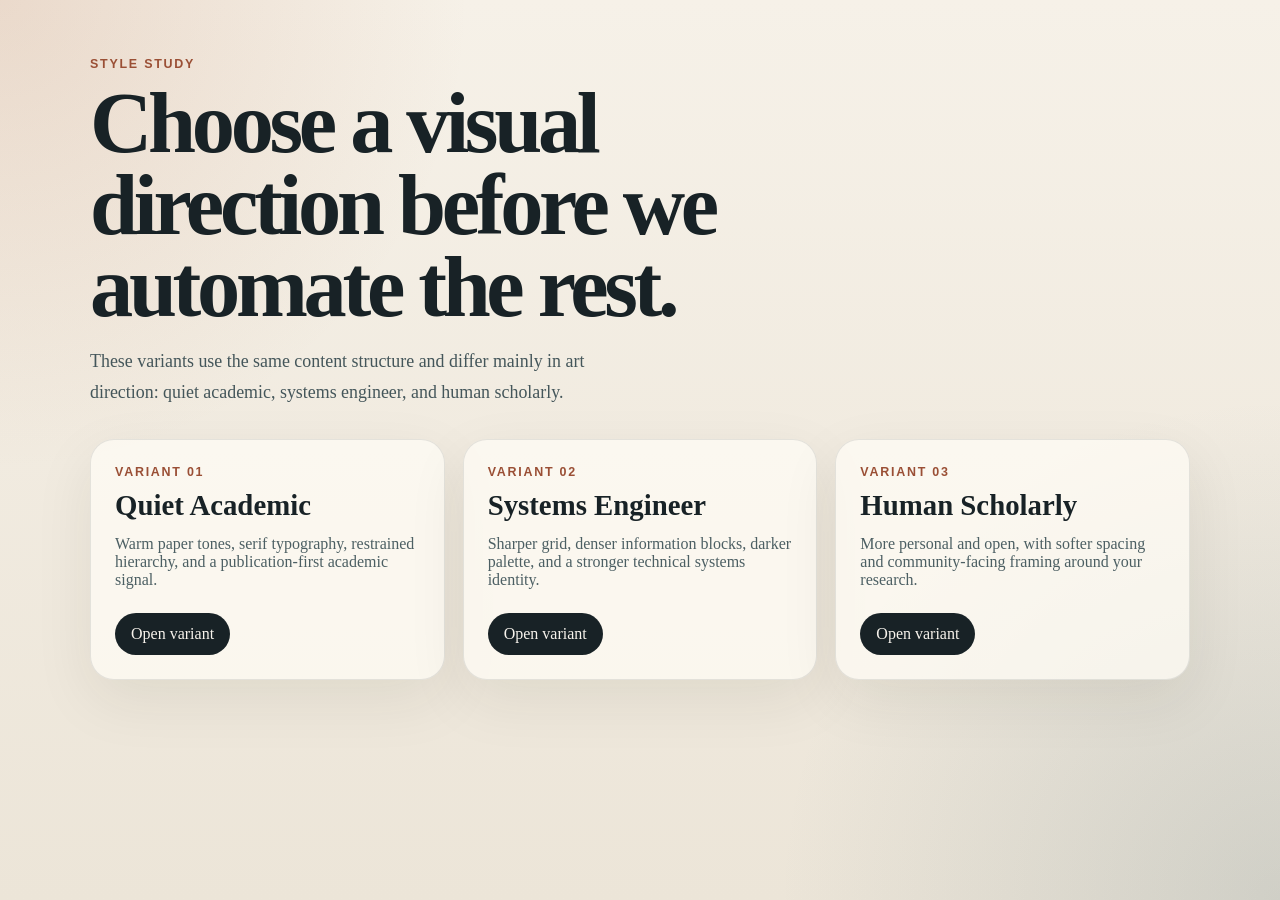
<file: site/index.html>
<!DOCTYPE html>
<html lang="en">
  <head>
    <meta charset="UTF-8" />
    <meta name="viewport" content="width=device-width, initial-scale=1.0" />
    <title>Resume Website Variants</title>
    <meta
      name="description"
      content="Compare three visual directions for Yi-Xi Chen's resume website."
    />
    <link rel="stylesheet" href="./styles.css" />
  </head>
  <body data-page="chooser">
    <main class="chooser-shell">
      <section class="chooser-hero">
        <p class="chooser-kicker">Style Study</p>
        <h1>Choose a visual direction before we automate the rest.</h1>
        <p class="chooser-lede">
          These variants use the same content structure and differ mainly in art direction:
          quiet academic, systems engineer, and human scholarly.
        </p>
      </section>

      <section class="chooser-grid">
        <article class="chooser-card">
          <p class="chooser-label">Variant 01</p>
          <h2>Quiet Academic</h2>
          <p>
            Warm paper tones, serif typography, restrained hierarchy, and a publication-first
            academic signal.
          </p>
          <a class="chooser-link" href="./quiet-academic.html">Open variant</a>
        </article>

        <article class="chooser-card">
          <p class="chooser-label">Variant 02</p>
          <h2>Systems Engineer</h2>
          <p>
            Sharper grid, denser information blocks, darker palette, and a stronger technical
            systems identity.
          </p>
          <a class="chooser-link" href="./systems-engineer.html">Open variant</a>
        </article>

        <article class="chooser-card">
          <p class="chooser-label">Variant 03</p>
          <h2>Human Scholarly</h2>
          <p>
            More personal and open, with softer spacing and community-facing framing around your
            research.
          </p>
          <a class="chooser-link" href="./human-scholarly.html">Open variant</a>
        </article>
      </section>
    </main>
  </body>
</html>
</file>
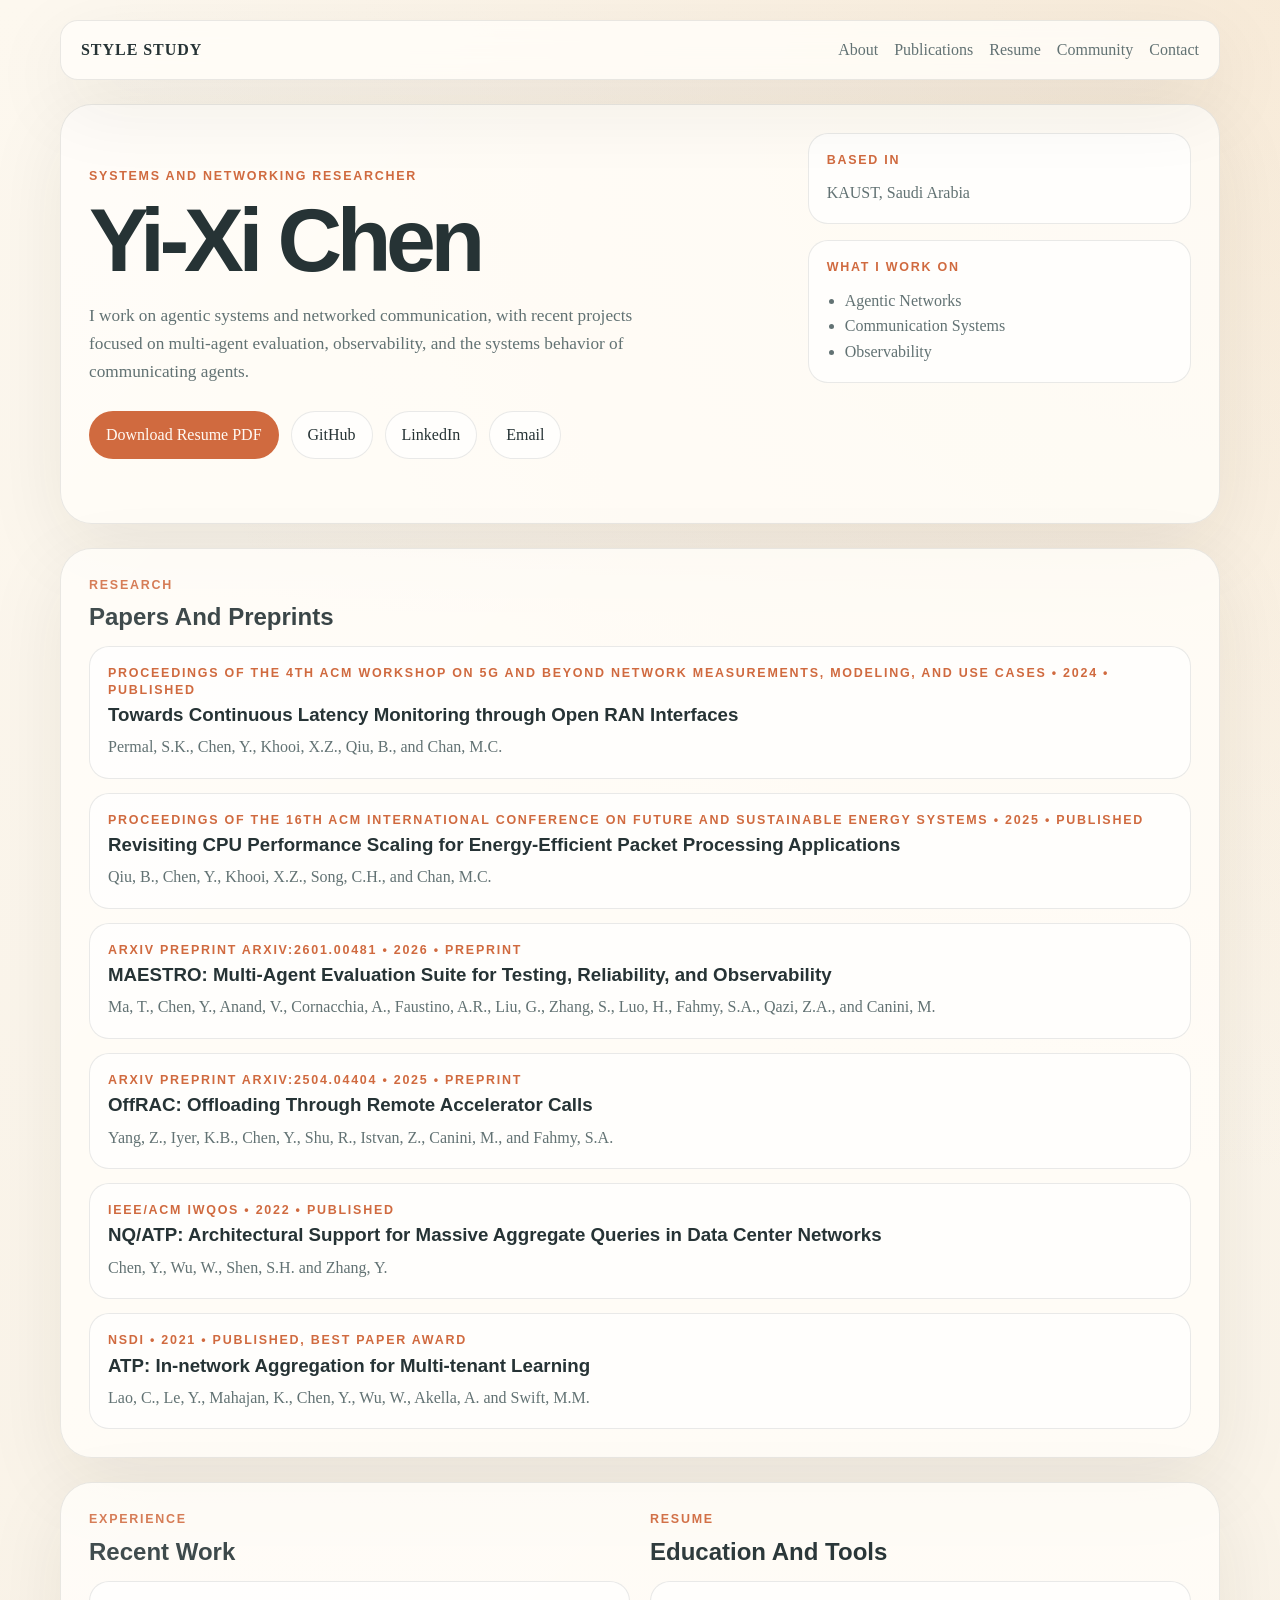
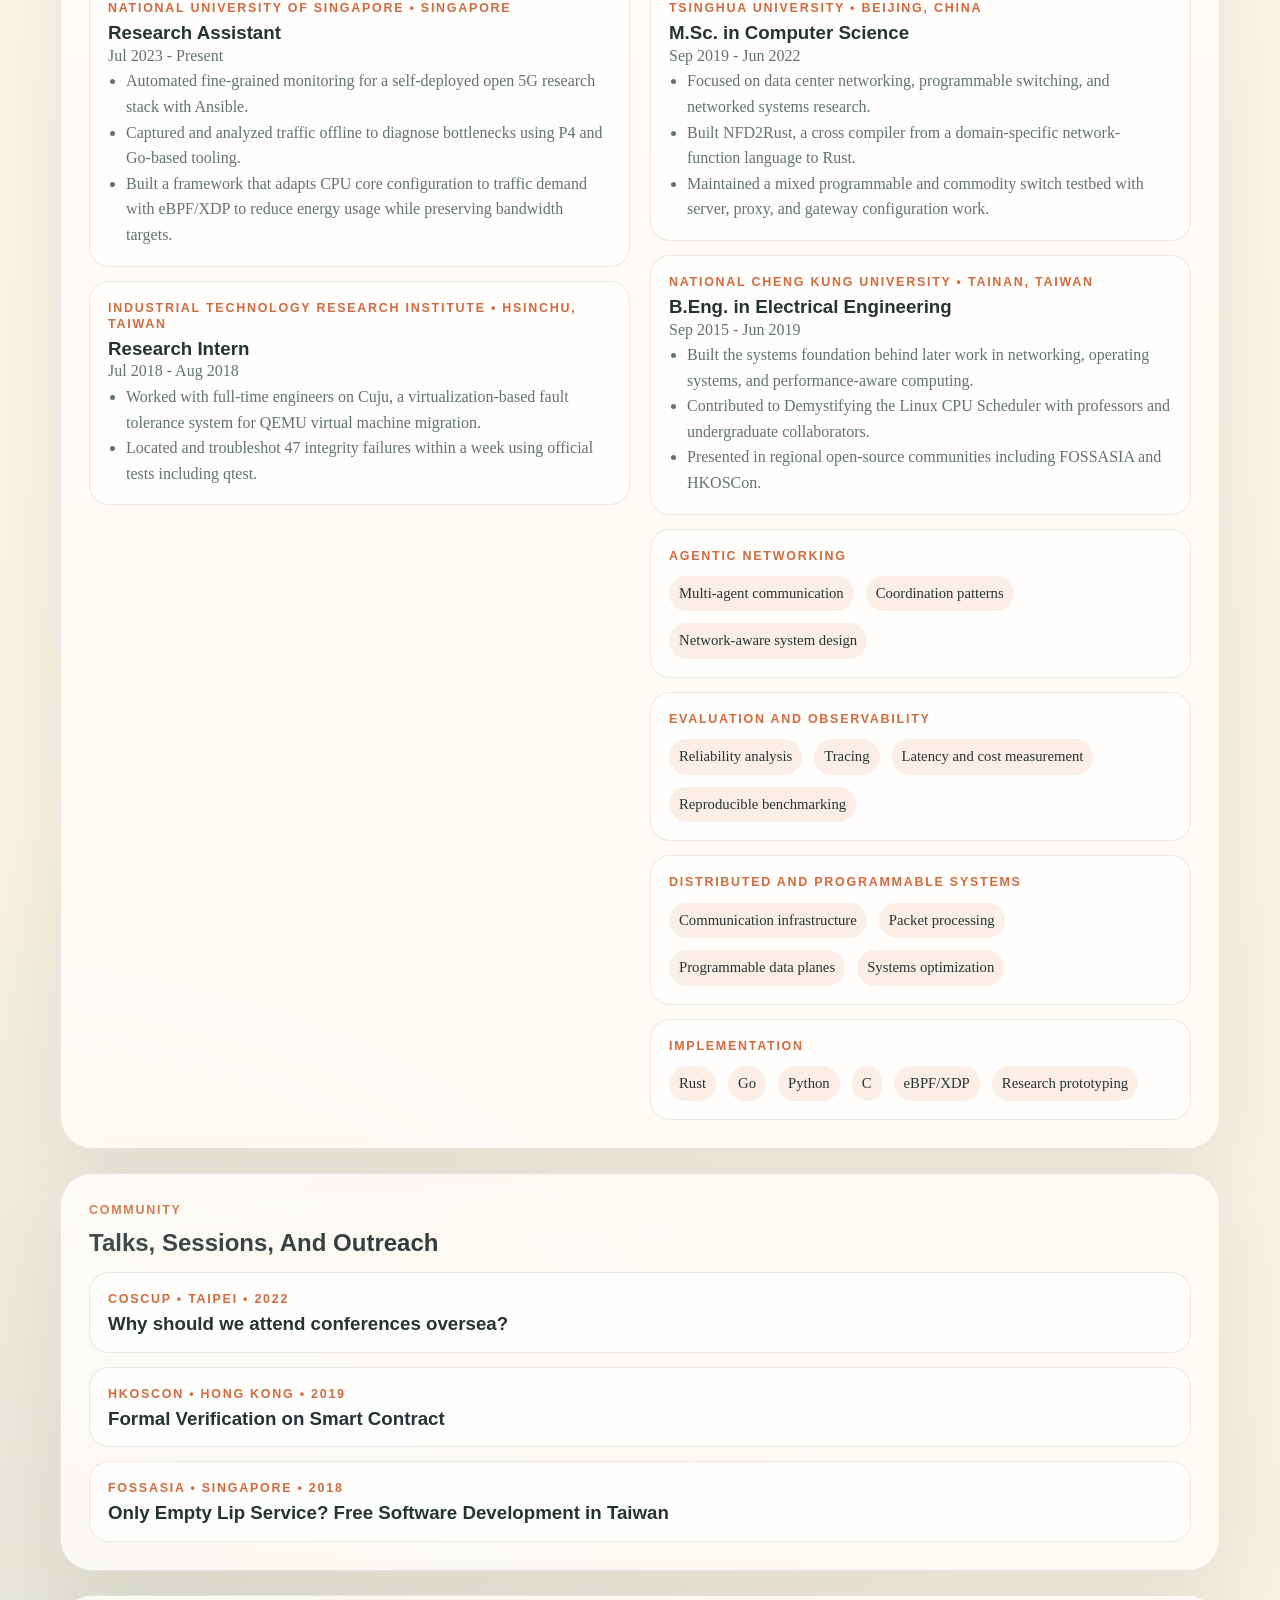
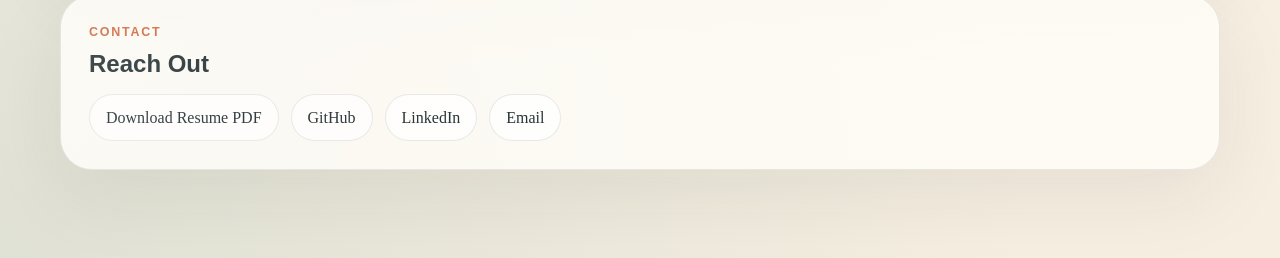
<file: site/human-scholarly.html>
<!DOCTYPE html>
<html lang="en">
  <head>
    <meta charset="UTF-8" />
    <meta name="viewport" content="width=device-width, initial-scale=1.0" />
    <title>Yi-Xi Chen | Human Scholarly</title>
    <link rel="stylesheet" href="./styles.css" />
  </head>
  <body data-page="variant" data-theme="human-scholarly">
    <div class="site-shell">
      <header class="site-nav">
        <a class="site-mark" href="./index.html">Style Study</a>
        <nav>
          <a href="#about">About</a>
          <a href="#publications">Publications</a>
          <a href="#resume">Resume</a>
          <a href="#community">Community</a>
          <a href="#contact">Contact</a>
        </nav>
      </header>

      <main>
        <section class="hero-block" id="about">
          <div class="hero-main">
            <p class="hero-kicker" id="hero-role"></p>
            <h1 id="hero-name"></h1>
            <p class="hero-summary" id="hero-summary"></p>
            <div class="hero-actions" id="hero-actions"></div>
          </div>
          <aside class="hero-side">
            <div class="aside-card">
              <p class="aside-label">Based In</p>
              <p class="aside-value" id="hero-location"></p>
            </div>
            <div class="aside-card">
              <p class="aside-label">What I Work On</p>
              <ul id="focus-list"></ul>
            </div>
          </aside>
        </section>

        <section class="content-section" id="publications">
          <div class="section-head">
            <p class="section-kicker">Research</p>
            <h2>Papers And Preprints</h2>
          </div>
          <div class="publication-list" id="publications-list"></div>
        </section>

        <section class="content-section split-section" id="resume">
          <div>
            <div class="section-head">
              <p class="section-kicker">Experience</p>
              <h2>Recent Work</h2>
            </div>
            <div class="entry-list" id="experience-list"></div>
          </div>
          <div>
            <div class="section-head">
              <p class="section-kicker">Resume</p>
              <h2>Education And Tools</h2>
            </div>
            <div class="entry-list" id="education-list"></div>
            <div class="skills-list" id="skills-list"></div>
          </div>
        </section>

        <section class="content-section" id="community">
          <div class="section-head">
            <p class="section-kicker">Community</p>
            <h2>Talks, Sessions, And Outreach</h2>
          </div>
          <div class="talk-list" id="talks-list"></div>
        </section>

        <section class="content-section contact-section" id="contact">
          <div class="section-head">
            <p class="section-kicker">Contact</p>
            <h2>Reach Out</h2>
          </div>
          <div class="contact-links" id="contact-links"></div>
        </section>
      </main>
    </div>

    <script src="./data/resume-data.js"></script>
    <script src="./app.js"></script>
  </body>
</html>
</file>
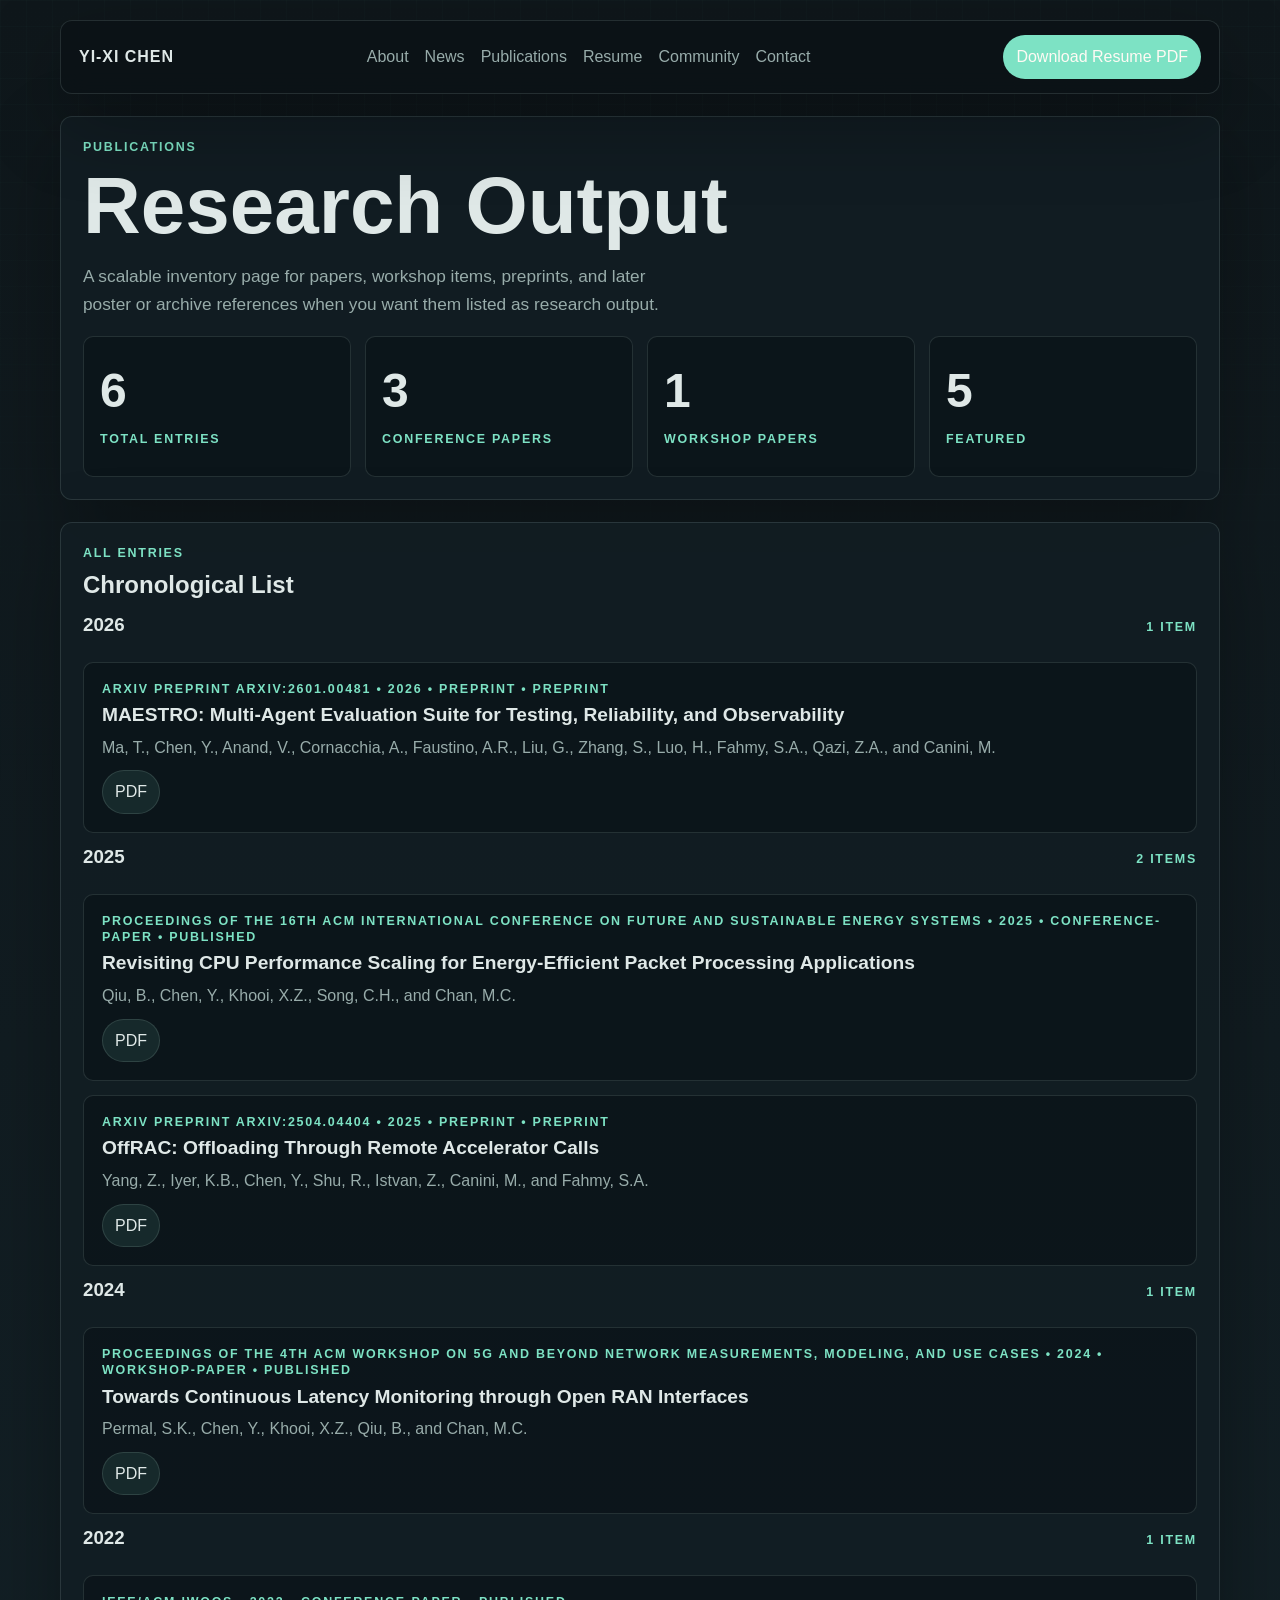
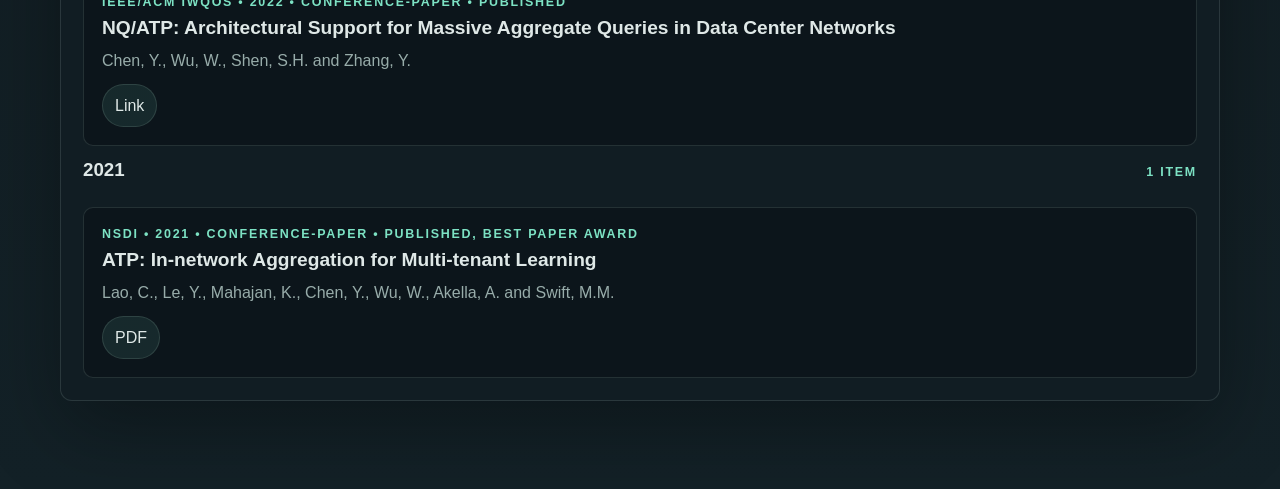
<file: site/publications.html>
<!DOCTYPE html>
<html lang="en">
  <head>
    <meta charset="UTF-8" />
    <meta name="viewport" content="width=device-width, initial-scale=1.0" />
    <title>Yi-Xi Chen | Publications</title>
    <link rel="stylesheet" href="./styles.css" />
  </head>
  <body data-page="publications" data-theme="systems-engineer">
    <div class="site-shell">
      <header class="system-topbar">
        <a class="site-mark" href="./systems-engineer.html">Yi-Xi Chen</a>
        <nav class="system-nav">
          <a href="./systems-engineer.html#about">About</a>
          <a href="./systems-engineer.html#news">News</a>
          <a href="./publications.html">Publications</a>
          <a href="./systems-engineer.html#resume">Resume</a>
          <a href="./systems-engineer.html#community">Community</a>
          <a href="./systems-engineer.html#contact">Contact</a>
        </nav>
        <div class="system-topbar-actions">
          <a class="action-link primary" href="./resume.pdf">Download Resume PDF</a>
        </div>
      </header>

      <main class="system-home">
        <section class="system-panel publications-hero">
          <div class="section-head">
            <p class="section-kicker">Publications</p>
            <h1>Research Output</h1>
            <p class="hero-summary">
              A scalable inventory page for papers, workshop items, preprints, and later poster or
              archive references when you want them listed as research output.
            </p>
          </div>
          <div class="publication-summary" id="publication-summary"></div>
        </section>

        <section class="system-panel">
          <div class="section-head">
            <p class="section-kicker">All Entries</p>
            <h2>Chronological List</h2>
          </div>
          <div class="publications-list-full" id="publications-list-full"></div>
        </section>
      </main>
    </div>

    <script src="./data/resume-data.js"></script>
    <script src="./app.js"></script>
  </body>
</html>
</file>
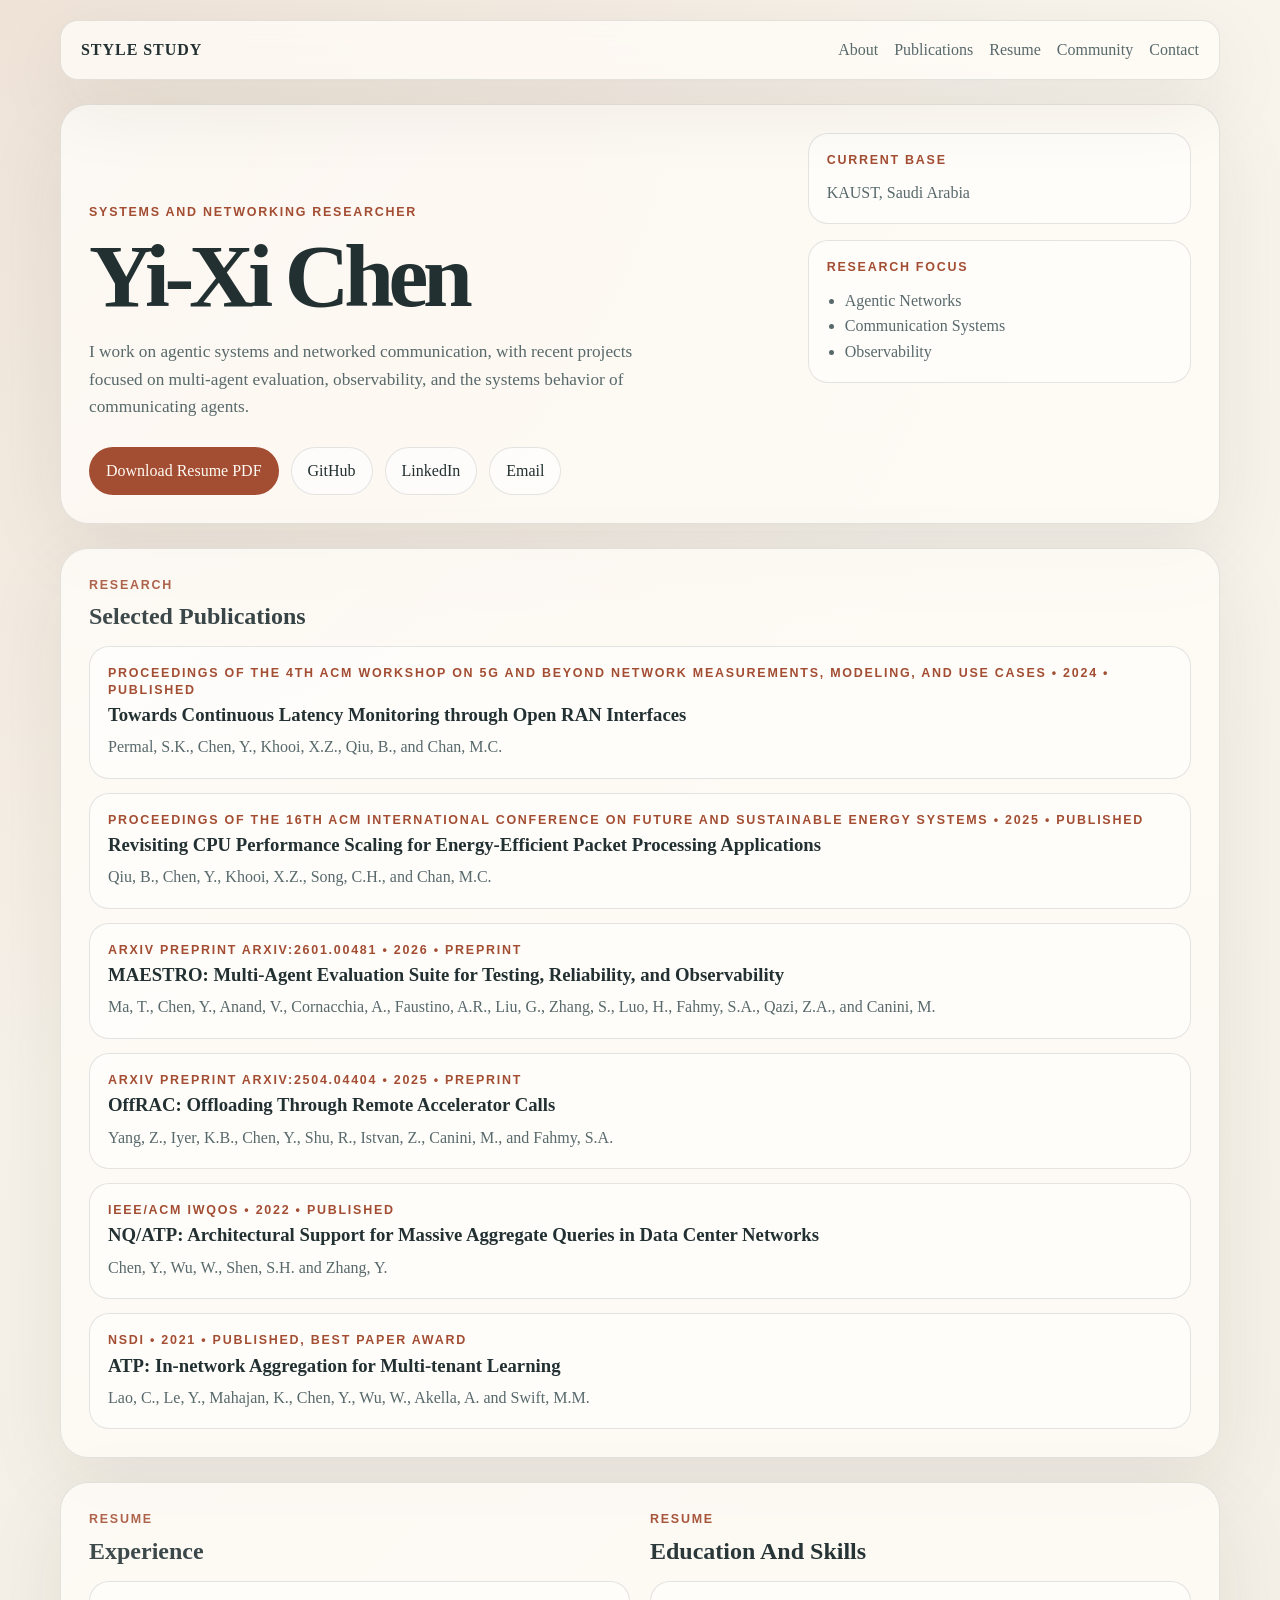
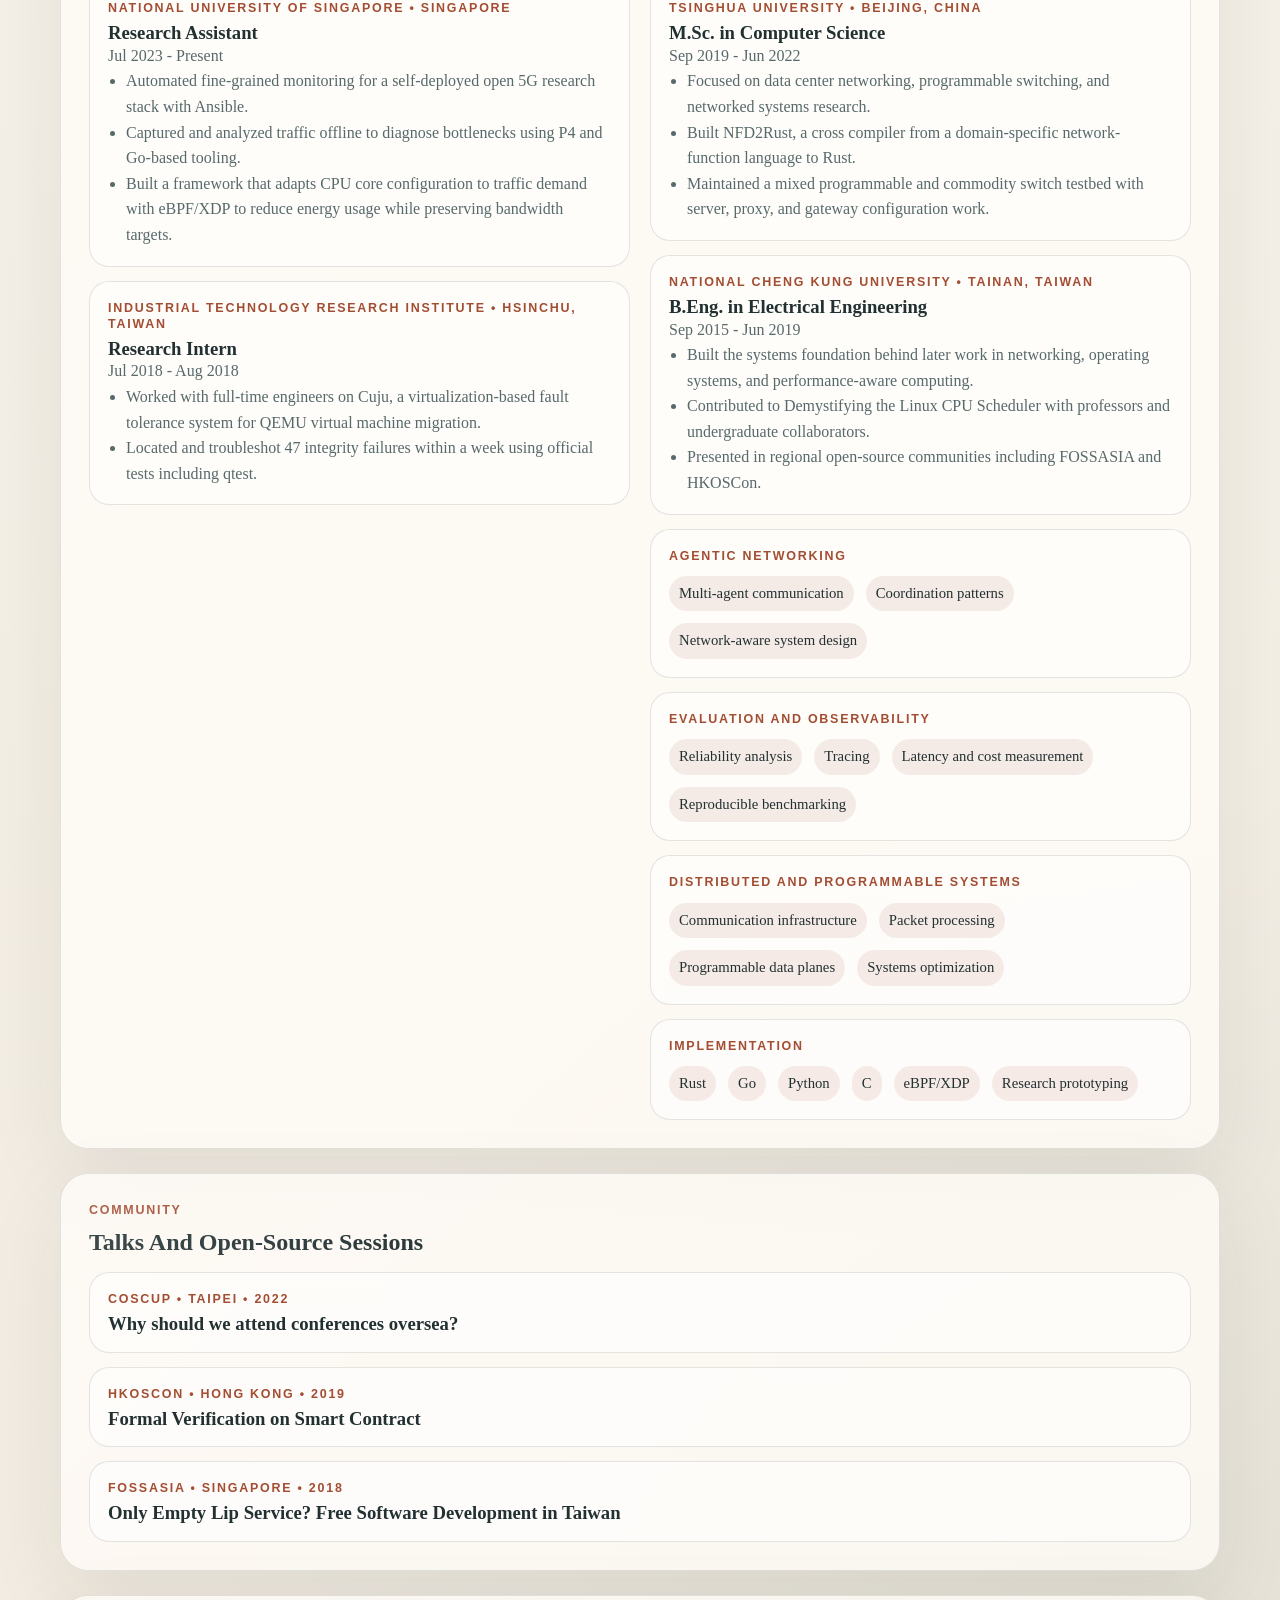
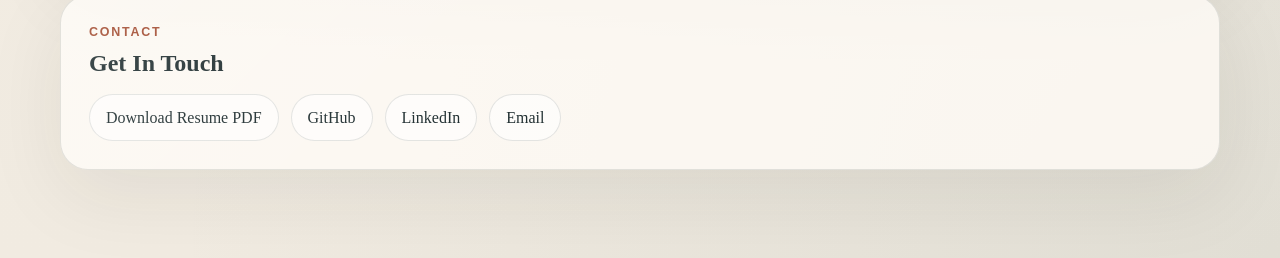
<file: site/quiet-academic.html>
<!DOCTYPE html>
<html lang="en">
  <head>
    <meta charset="UTF-8" />
    <meta name="viewport" content="width=device-width, initial-scale=1.0" />
    <title>Yi-Xi Chen | Quiet Academic</title>
    <link rel="stylesheet" href="./styles.css" />
  </head>
  <body data-page="variant" data-theme="quiet-academic">
    <div class="site-shell">
      <header class="site-nav">
        <a class="site-mark" href="./index.html">Style Study</a>
        <nav>
          <a href="#about">About</a>
          <a href="#publications">Publications</a>
          <a href="#resume">Resume</a>
          <a href="#community">Community</a>
          <a href="#contact">Contact</a>
        </nav>
      </header>

      <main>
        <section class="hero-block" id="about">
          <div class="hero-main">
            <p class="hero-kicker" id="hero-role"></p>
            <h1 id="hero-name"></h1>
            <p class="hero-summary" id="hero-summary"></p>
            <div class="hero-actions" id="hero-actions"></div>
          </div>
          <aside class="hero-side">
            <div class="aside-card">
              <p class="aside-label">Current Base</p>
              <p class="aside-value" id="hero-location"></p>
            </div>
            <div class="aside-card">
              <p class="aside-label">Research Focus</p>
              <ul id="focus-list"></ul>
            </div>
          </aside>
        </section>

        <section class="content-section" id="publications">
          <div class="section-head">
            <p class="section-kicker">Research</p>
            <h2>Selected Publications</h2>
          </div>
          <div class="publication-list" id="publications-list"></div>
        </section>

        <section class="content-section split-section" id="resume">
          <div>
            <div class="section-head">
              <p class="section-kicker">Resume</p>
              <h2>Experience</h2>
            </div>
            <div class="entry-list" id="experience-list"></div>
          </div>
          <div>
            <div class="section-head">
              <p class="section-kicker">Resume</p>
              <h2>Education And Skills</h2>
            </div>
            <div class="entry-list" id="education-list"></div>
            <div class="skills-list" id="skills-list"></div>
          </div>
        </section>

        <section class="content-section" id="community">
          <div class="section-head">
            <p class="section-kicker">Community</p>
            <h2>Talks And Open-Source Sessions</h2>
          </div>
          <div class="talk-list" id="talks-list"></div>
        </section>

        <section class="content-section contact-section" id="contact">
          <div class="section-head">
            <p class="section-kicker">Contact</p>
            <h2>Get In Touch</h2>
          </div>
          <div class="contact-links" id="contact-links"></div>
        </section>
      </main>
    </div>

    <script src="./data/resume-data.js"></script>
    <script src="./app.js"></script>
  </body>
</html>
</file>
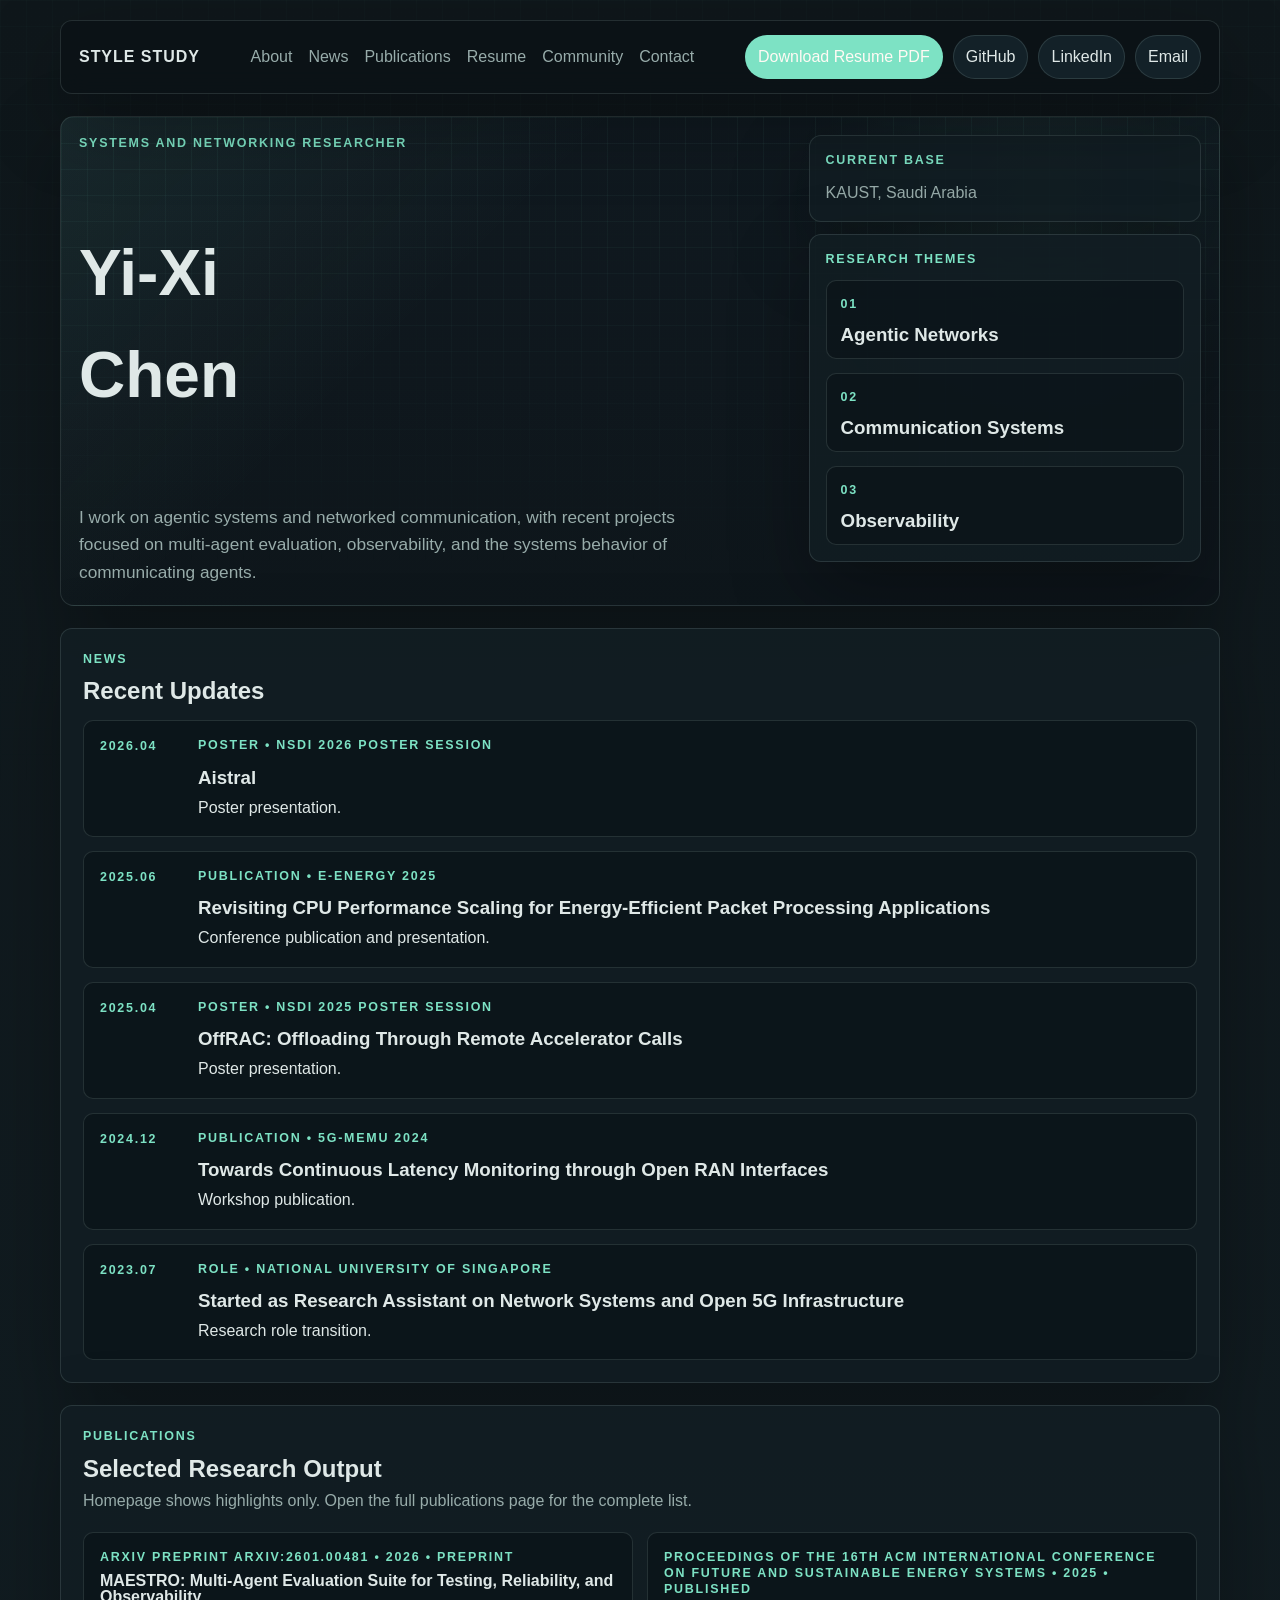
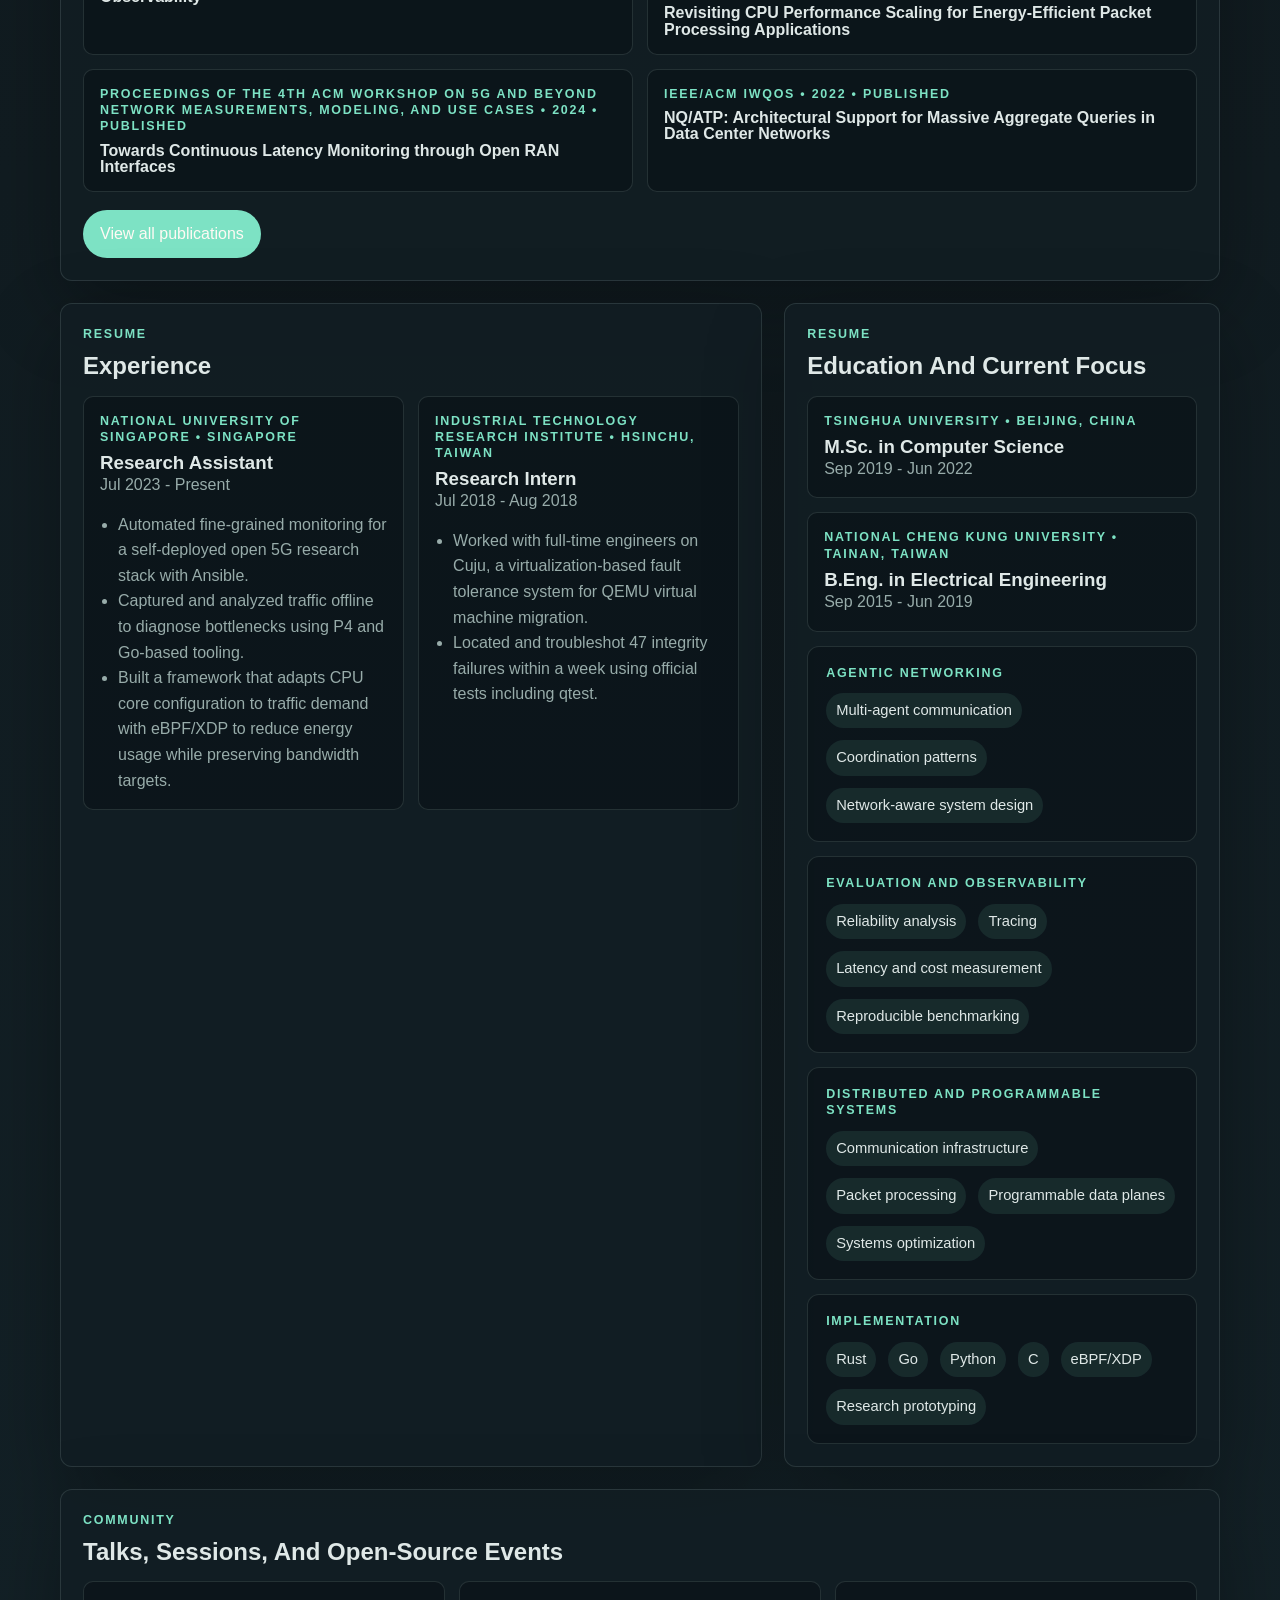
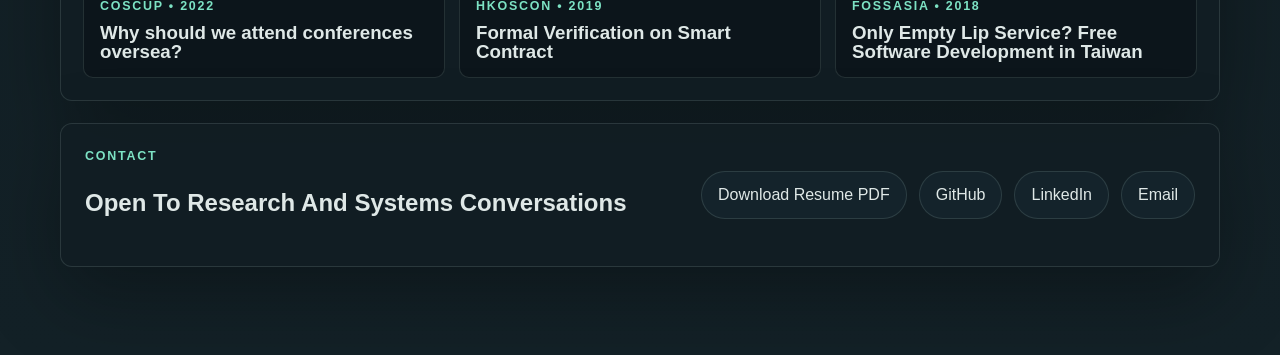
<file: site/systems-engineer.html>
<!DOCTYPE html>
<html lang="en">
  <head>
    <meta charset="UTF-8" />
    <meta name="viewport" content="width=device-width, initial-scale=1.0" />
    <title>Yi-Xi Chen | Systems Engineer</title>
    <link rel="stylesheet" href="./styles.css" />
  </head>
  <body data-page="variant" data-theme="systems-engineer">
    <div class="site-shell">
      <header class="system-topbar">
        <a class="site-mark" href="./index.html">Style Study</a>
        <nav class="system-nav">
          <a href="#about">About</a>
          <a href="#news">News</a>
          <a href="./publications.html">Publications</a>
          <a href="#resume">Resume</a>
          <a href="#community">Community</a>
          <a href="#contact">Contact</a>
        </nav>
        <div class="system-topbar-actions" id="hero-actions"></div>
      </header>

      <main class="system-home">
        <section class="system-hero" id="about">
          <div class="system-hero-copy">
            <p class="hero-kicker" id="hero-role"></p>
            <h1 id="hero-name"></h1>
            <p class="hero-summary" id="hero-summary"></p>
          </div>
          <div class="system-status-panel">
            <div class="system-status-card">
              <p class="aside-label">Current Base</p>
              <p class="aside-value" id="hero-location"></p>
            </div>
            <div class="system-status-card">
              <p class="aside-label">Research Themes</p>
              <div class="focus-grid compact-focus" id="focus-grid"></div>
            </div>
          </div>
        </section>

        <section class="system-panel system-panel-large" id="news">
          <div class="section-head">
            <p class="section-kicker">News</p>
            <h2>Recent Updates</h2>
          </div>
          <div class="news-list" id="news-list"></div>
        </section>

        <section class="system-panel" id="publications">
          <div class="section-head">
            <p class="section-kicker">Publications</p>
            <h2>Selected Research Output</h2>
            <p class="section-note">
              Homepage shows highlights only. Open the full publications page for the complete list.
            </p>
          </div>
          <div class="publication-rail publication-grid" id="publication-rail"></div>
          <div class="panel-actions">
            <a class="action-link primary" href="./publications.html">View all publications</a>
          </div>
        </section>

        <section class="system-grid" id="resume">
          <section class="system-panel system-panel-large">
            <div class="section-head">
              <p class="section-kicker">Resume</p>
              <h2>Experience</h2>
            </div>
            <div class="experience-grid" id="experience-grid"></div>
          </section>

          <section class="system-panel">
            <div class="section-head">
              <p class="section-kicker">Resume</p>
              <h2>Education And Current Focus</h2>
            </div>
            <div class="background-stack" id="background-stack"></div>
            <div class="skills-list systems-skills" id="skills-list"></div>
          </section>
        </section>

        <section class="system-panel" id="community">
          <div class="section-head">
            <p class="section-kicker">Community</p>
            <h2>Talks, Sessions, And Open-Source Events</h2>
          </div>
          <div class="talk-strip" id="talks-strip"></div>
        </section>

        <footer class="system-footer" id="contact">
          <div>
            <p class="section-kicker">Contact</p>
            <h2>Open To Research And Systems Conversations</h2>
          </div>
          <div class="contact-links" id="contact-links"></div>
        </footer>
      </main>
    </div>

    <script src="./data/resume-data.js"></script>
    <script src="./app.js"></script>
  </body>
</html>
</file>
<file: site/styles.css>
* {
  box-sizing: border-box;
}

html {
  scroll-behavior: smooth;
}

body {
  margin: 0;
}

a {
  color: inherit;
}

body[data-page="chooser"] {
  min-height: 100vh;
  color: #182226;
  background:
    radial-gradient(circle at top left, rgba(181, 112, 74, 0.18), transparent 30%),
    radial-gradient(circle at bottom right, rgba(80, 108, 118, 0.18), transparent 32%),
    linear-gradient(180deg, #f6f1e8 0%, #ece5d8 100%);
  font-family: Georgia, "Times New Roman", serif;
}

.chooser-shell {
  width: min(calc(100% - 32px), 1100px);
  margin: 0 auto;
  padding: 56px 0 80px;
}

.chooser-hero {
  max-width: 760px;
}

.chooser-kicker,
.chooser-label {
  margin: 0 0 10px;
  color: #9a4f35;
  font: 700 0.78rem/1.3 "Trebuchet MS", "Segoe UI", sans-serif;
  letter-spacing: 0.14em;
  text-transform: uppercase;
}

.chooser-hero h1 {
  margin: 0;
  font-size: clamp(2.8rem, 8vw, 5.4rem);
  line-height: 0.95;
  letter-spacing: -0.05em;
}

.chooser-lede {
  max-width: 60ch;
  margin: 18px 0 0;
  color: #44565a;
  font-size: 1.12rem;
  line-height: 1.7;
}

.chooser-grid {
  display: grid;
  grid-template-columns: repeat(3, minmax(0, 1fr));
  gap: 18px;
  margin-top: 32px;
}

.chooser-card {
  padding: 24px;
  border: 1px solid rgba(24, 34, 38, 0.1);
  border-radius: 24px;
  background: rgba(255, 252, 246, 0.72);
  box-shadow: 0 20px 60px rgba(42, 34, 18, 0.08);
}

.chooser-card h2 {
  margin: 0;
  font-size: 1.8rem;
  line-height: 1;
}

.chooser-card p:last-of-type {
  color: #4c5f63;
}

.chooser-link {
  display: inline-flex;
  align-items: center;
  min-height: 42px;
  margin-top: 8px;
  padding: 10px 16px;
  border-radius: 999px;
  background: #182226;
  color: #f7f3ec;
  text-decoration: none;
}

body[data-page="variant"],
body[data-page="publications"] {
  --bg: #f7f4ee;
  --ink: #1d2c30;
  --muted: #5d6d70;
  --line: rgba(29, 44, 48, 0.12);
  --surface: rgba(255, 253, 249, 0.86);
  --surface-strong: rgba(255, 255, 255, 0.68);
  --accent: #a65536;
  --accent-soft: rgba(166, 85, 54, 0.1);
  --shadow: 0 24px 80px rgba(44, 37, 27, 0.08);
  min-height: 100vh;
  color: var(--ink);
  background: var(--bg);
  font-family: Georgia, "Times New Roman", serif;
  line-height: 1.6;
}

body[data-theme="quiet-academic"] {
  --bg:
    radial-gradient(circle at top left, rgba(173, 104, 66, 0.12), transparent 30%),
    radial-gradient(circle at bottom right, rgba(108, 127, 118, 0.12), transparent 30%),
    linear-gradient(180deg, #f8f4ec 0%, #f1ebe1 100%);
  --ink: #223032;
  --muted: #58696b;
  --line: rgba(34, 48, 50, 0.12);
  --surface: rgba(255, 252, 247, 0.8);
  --surface-strong: rgba(255, 255, 255, 0.58);
  --accent: #a34d32;
  --accent-soft: rgba(163, 77, 50, 0.1);
}

body[data-theme="systems-engineer"] {
  --bg:
    linear-gradient(180deg, #0f171b 0%, #132127 100%);
  --ink: #dfe8e7;
  --muted: #98acaa;
  --line: rgba(188, 217, 212, 0.14);
  --surface: rgba(17, 29, 35, 0.88);
  --surface-strong: rgba(23, 38, 46, 0.82);
  --accent: #7de2c4;
  --accent-soft: rgba(125, 226, 196, 0.1);
  --shadow: 0 28px 80px rgba(0, 0, 0, 0.3);
  font-family: "Trebuchet MS", "Segoe UI", sans-serif;
}

body[data-theme="systems-engineer"]::before {
  position: fixed;
  inset: 0;
  pointer-events: none;
  content: "";
  background-image:
    linear-gradient(rgba(125, 226, 196, 0.04) 1px, transparent 1px),
    linear-gradient(90deg, rgba(125, 226, 196, 0.04) 1px, transparent 1px);
  background-size: 26px 26px;
  mask-image: linear-gradient(180deg, rgba(0, 0, 0, 0.5), transparent 96%);
}

body[data-theme="human-scholarly"] {
  --bg:
    radial-gradient(circle at top right, rgba(219, 164, 98, 0.16), transparent 32%),
    radial-gradient(circle at bottom left, rgba(108, 159, 149, 0.16), transparent 28%),
    linear-gradient(180deg, #fdf8ef 0%, #f6eee1 100%);
  --ink: #263335;
  --muted: #627273;
  --line: rgba(38, 51, 53, 0.1);
  --surface: rgba(255, 253, 248, 0.84);
  --surface-strong: rgba(255, 255, 255, 0.7);
  --accent: #d06a3f;
  --accent-soft: rgba(208, 106, 63, 0.11);
}

.site-shell {
  width: min(calc(100% - 32px), 1160px);
  margin: 0 auto;
  padding: 20px 0 88px;
}

.system-home {
  display: grid;
  gap: 22px;
}

.system-topbar {
  position: sticky;
  top: 12px;
  z-index: 20;
  display: grid;
  grid-template-columns: auto 1fr auto;
  align-items: center;
  gap: 18px;
  margin-bottom: 22px;
  padding: 14px 18px;
  border: 1px solid var(--line);
  border-radius: 12px;
  background: rgba(11, 18, 23, 0.86);
  backdrop-filter: blur(14px);
  box-shadow: var(--shadow);
}

.system-nav {
  display: flex;
  flex-wrap: wrap;
  justify-content: center;
  gap: 16px;
}

.system-nav a {
  color: var(--muted);
  text-decoration: none;
}

.system-topbar-actions {
  display: flex;
  flex-wrap: wrap;
  justify-content: flex-end;
  gap: 10px;
}

.system-topbar .action-link {
  min-height: 38px;
  padding: 8px 12px;
}

.system-hero {
  position: relative;
  overflow: hidden;
  display: grid;
  grid-template-columns: 1.55fr 0.85fr;
  gap: 14px;
  min-height: 0;
  padding: 18px;
  border: 1px solid var(--line);
  border-radius: 14px;
  background:
    linear-gradient(135deg, rgba(125, 226, 196, 0.08), transparent 34%),
    linear-gradient(180deg, rgba(16, 26, 32, 0.92), rgba(14, 22, 27, 0.92));
  box-shadow: var(--shadow);
}

.system-hero::after {
  position: absolute;
  inset: 0;
  pointer-events: none;
  content: "";
  background:
    radial-gradient(circle at 85% 20%, rgba(125, 226, 196, 0.12), transparent 24%),
    linear-gradient(90deg, rgba(125, 226, 196, 0.08) 1px, transparent 1px),
    linear-gradient(rgba(125, 226, 196, 0.08) 1px, transparent 1px);
  background-size: auto, 26px 26px, 26px 26px;
  mask-image: linear-gradient(180deg, rgba(0, 0, 0, 0.7), transparent 94%);
}

.system-hero-copy,
.system-status-panel,
.system-panel,
.system-footer {
  position: relative;
  z-index: 1;
}

.system-hero-copy {
  display: flex;
  flex-direction: column;
  justify-content: flex-start;
  gap: 6px;
}

.system-hero-copy h1 {
  max-width: 8ch;
  font-size: clamp(2.5rem, 5vw, 4.4rem);
}

.system-status-panel {
  display: grid;
  gap: 12px;
  align-content: start;
}

.system-status-card,
.system-panel,
.system-footer {
  border: 1px solid var(--line);
  border-radius: 12px;
  background: rgba(18, 30, 36, 0.86);
  box-shadow: var(--shadow);
}

.system-status-card {
  padding: 16px;
}

.system-grid {
  display: grid;
  grid-template-columns: 1.45fr 0.9fr;
  gap: 22px;
}

.system-panel {
  overflow: hidden;
  padding: 22px;
}

.system-panel-large {
  min-height: 100%;
}

.focus-grid,
.experience-grid,
.background-stack,
.publication-rail,
.talk-strip,
.news-list {
  display: grid;
  gap: 14px;
}

.focus-grid {
  grid-template-columns: repeat(2, minmax(0, 1fr));
}

.focus-card,
.metric-card,
.featured-publication,
.publication-row,
.experience-story,
.background-card,
.talk-chip,
.news-item {
  border: 1px solid var(--line);
  border-radius: 10px;
  background: rgba(10, 19, 24, 0.62);
}

.focus-card,
.metric-card,
.featured-publication,
.publication-row,
.experience-story,
.background-card,
.talk-chip,
.news-item {
  padding: 16px;
}

.focus-index,
.news-date {
  margin: 0 0 10px;
  color: var(--accent);
  font-size: 0.78rem;
  font-weight: 700;
  letter-spacing: 0.14em;
  text-transform: uppercase;
}

.metric-card {
  display: grid;
  align-content: space-between;
  min-height: 120px;
}

.metric-value {
  margin: 0;
  color: var(--ink);
  font-size: clamp(2.1rem, 5vw, 3rem);
  font-weight: 700;
  letter-spacing: -0.04em;
}

.focus-card h3,
.featured-publication h3,
.publication-row h3,
.experience-story h3,
.background-card h3,
.talk-chip h3 {
  margin: 0;
  line-height: 1.02;
}

.focus-copy,
.featured-copy {
  margin: 10px 0 0;
}

.focus-copy,
.featured-copy {
  color: var(--muted);
}

.featured-publication {
  min-height: 280px;
  background:
    linear-gradient(135deg, rgba(125, 226, 196, 0.09), transparent 32%),
    rgba(10, 19, 24, 0.62);
}

.compact-focus {
  grid-template-columns: 1fr;
}

.compact-focus .focus-card {
  padding: 14px;
}

.compact-focus .focus-copy {
  font-size: 0.92rem;
}

.publication-grid {
  grid-template-columns: repeat(2, minmax(0, 1fr));
}

.section-note {
  margin: 8px 0 0;
  color: var(--muted);
}

.panel-actions {
  margin-top: 18px;
}

.publication-row h3 {
  font-size: 1rem;
}

.news-item {
  display: grid;
  grid-template-columns: 84px 1fr;
  gap: 14px;
  align-items: start;
}

.news-copy {
  margin: 0;
  color: var(--ink);
}

.news-body {
  display: grid;
  gap: 6px;
}

.news-title {
  margin: 0;
  line-height: 1.12;
}

.experience-grid {
  grid-template-columns: repeat(2, minmax(0, 1fr));
}

.experience-story ul {
  margin: 14px 0 0;
  padding-left: 18px;
  color: var(--muted);
}

.background-stack,
.systems-skills {
  margin-top: 14px;
}

.systems-skills .skill-card {
  border: 1px solid var(--line);
  border-radius: 10px;
  background: rgba(10, 19, 24, 0.62);
}

.talk-strip {
  grid-template-columns: repeat(3, minmax(0, 1fr));
}

.system-footer {
  display: grid;
  grid-template-columns: 1fr auto;
  align-items: center;
  gap: 20px;
  padding: 24px;
}

.publications-hero h1 {
  margin: 0;
  line-height: 0.98;
  font-size: clamp(3rem, 7vw, 5rem);
}

.publication-summary,
.publications-list-full {
  display: grid;
  gap: 14px;
}

.publication-summary {
  grid-template-columns: repeat(4, minmax(0, 1fr));
  margin-top: 18px;
}

.publication-entry-full {
  padding: 18px;
  border: 1px solid var(--line);
  border-radius: 10px;
  background: rgba(10, 19, 24, 0.62);
}

.publication-year-block,
.publication-year-entries,
.publication-links {
  display: grid;
  gap: 14px;
}

.publication-year-heading {
  display: flex;
  align-items: baseline;
  justify-content: space-between;
  gap: 16px;
}

.publication-year-heading h3,
.publication-entry-full h4 {
  margin: 0;
  line-height: 1.02;
}

.publication-entry-full h4 {
  font-size: 1.2rem;
}

.publication-links {
  margin-top: 10px;
  display: flex;
  flex-wrap: wrap;
}

.chip-link {
  display: inline-flex;
  align-items: center;
  justify-content: center;
  min-height: 36px;
  padding: 8px 12px;
  border: 1px solid var(--line);
  border-radius: 999px;
  background: rgba(125, 226, 196, 0.1);
  color: var(--ink);
  text-decoration: none;
}

.site-nav {
  position: sticky;
  top: 12px;
  z-index: 20;
  display: flex;
  align-items: center;
  justify-content: space-between;
  gap: 20px;
  margin-bottom: 22px;
  padding: 16px 20px;
  border: 1px solid var(--line);
  border-radius: 18px;
  background: var(--surface);
  backdrop-filter: blur(14px);
  box-shadow: var(--shadow);
}

.site-mark,
.site-nav nav a {
  text-decoration: none;
}

.site-mark {
  font-weight: 700;
  letter-spacing: 0.06em;
  text-transform: uppercase;
}

.site-nav nav {
  display: flex;
  flex-wrap: wrap;
  gap: 16px;
}

.site-nav nav a {
  color: var(--muted);
}

.hero-block,
.content-section {
  position: relative;
  overflow: hidden;
  margin-top: 24px;
  padding: 28px;
  border: 1px solid var(--line);
  border-radius: 28px;
  background: var(--surface);
  box-shadow: var(--shadow);
}

.hero-block {
  display: grid;
  grid-template-columns: 1.45fr 0.8fr;
  gap: 24px;
  min-height: 420px;
}

.hero-block::after,
.content-section::after {
  position: absolute;
  inset: 0;
  border-radius: inherit;
  pointer-events: none;
  content: "";
  background: linear-gradient(135deg, rgba(255, 255, 255, 0.14), transparent 40%);
}

.hero-main,
.hero-side,
.publication-card,
.entry-card,
.skill-card,
.talk-card,
.aside-card {
  position: relative;
  z-index: 1;
}

.hero-main {
  display: flex;
  flex-direction: column;
  justify-content: flex-end;
  min-height: 320px;
}

.hero-kicker,
.section-kicker,
.aside-label,
.entry-meta,
.publication-meta,
.talk-meta,
.skill-label {
  margin: 0 0 12px;
  color: var(--accent);
  font: 700 0.78rem/1.3 "Trebuchet MS", "Segoe UI", sans-serif;
  letter-spacing: 0.14em;
  text-transform: uppercase;
}

body[data-theme="systems-engineer"] .hero-kicker,
body[data-theme="systems-engineer"] .section-kicker,
body[data-theme="systems-engineer"] .aside-label,
body[data-theme="systems-engineer"] .entry-meta,
body[data-theme="systems-engineer"] .publication-meta,
body[data-theme="systems-engineer"] .talk-meta,
body[data-theme="systems-engineer"] .skill-label,
body[data-theme="systems-engineer"] .site-mark {
  font-family: "Trebuchet MS", "Segoe UI", sans-serif;
}

.hero-main h1,
.section-head h2,
.publication-card h3,
.entry-card h3,
.talk-card h3 {
  margin: 0;
  line-height: 0.98;
}

body[data-theme="quiet-academic"] .hero-main h1,
body[data-theme="quiet-academic"] .section-head h2,
body[data-theme="quiet-academic"] .publication-card h3,
body[data-theme="quiet-academic"] .entry-card h3,
body[data-theme="quiet-academic"] .talk-card h3 {
  font-family: "Palatino Linotype", "Book Antiqua", Palatino, serif;
}

body[data-theme="systems-engineer"] .hero-main h1,
body[data-theme="systems-engineer"] .section-head h2,
body[data-theme="systems-engineer"] .publication-card h3,
body[data-theme="systems-engineer"] .entry-card h3,
body[data-theme="systems-engineer"] .talk-card h3 {
  font-family: "Trebuchet MS", "Segoe UI", sans-serif;
}

body[data-theme="human-scholarly"] .hero-main h1,
body[data-theme="human-scholarly"] .section-head h2,
body[data-theme="human-scholarly"] .publication-card h3,
body[data-theme="human-scholarly"] .entry-card h3,
body[data-theme="human-scholarly"] .talk-card h3 {
  font-family: "Avenir Next", "Gill Sans", "Trebuchet MS", sans-serif;
}

.hero-main h1 {
  max-width: 10ch;
  font-size: clamp(3.2rem, 7vw, 6rem);
  letter-spacing: -0.06em;
}

body[data-theme="systems-engineer"] .hero-main h1 {
  max-width: 12ch;
  letter-spacing: -0.04em;
}

.hero-summary {
  max-width: 64ch;
  margin: 18px 0 0;
  color: var(--muted);
  font-size: 1.08rem;
}

.hero-actions,
.contact-links,
.skill-pill-list {
  display: flex;
  flex-wrap: wrap;
  gap: 12px;
}

.hero-actions {
  margin-top: 26px;
}

.action-link,
.contact-link {
  display: inline-flex;
  align-items: center;
  justify-content: center;
  min-height: 42px;
  padding: 10px 16px;
  border: 1px solid var(--line);
  border-radius: 999px;
  background: var(--surface-strong);
  color: var(--ink);
  text-decoration: none;
}

.action-link.primary {
  border-color: transparent;
  background: var(--accent);
  color: #fffaf4;
}

.hero-side {
  display: grid;
  gap: 16px;
  align-content: start;
}

.aside-card,
.publication-card,
.entry-card,
.skill-card,
.talk-card {
  padding: 18px;
  border: 1px solid var(--line);
  border-radius: 20px;
  background: var(--surface-strong);
}

.aside-value,
.publication-authors,
.entry-period {
  margin: 0;
  color: var(--muted);
}

.aside-card ul,
.entry-card ul {
  margin: 0;
  padding-left: 18px;
  color: var(--muted);
}

.section-head {
  margin-bottom: 18px;
}

.split-section {
  display: grid;
  grid-template-columns: repeat(2, minmax(0, 1fr));
  gap: 20px;
}

.publication-list,
.entry-list,
.skills-list,
.talk-list {
  display: grid;
  gap: 14px;
}

.skills-list {
  margin-top: 14px;
}

.publication-meta,
.talk-meta,
.entry-meta {
  margin-bottom: 8px;
}

.publication-authors {
  margin-top: 10px;
}

.skill-pill {
  padding: 6px 10px;
  border-radius: 999px;
  background: var(--accent-soft);
  color: var(--ink);
  font-size: 0.92rem;
}

.contact-section {
  margin-bottom: 0;
}

body[data-theme="systems-engineer"] .site-nav,
body[data-theme="systems-engineer"] .hero-block,
body[data-theme="systems-engineer"] .content-section,
body[data-theme="systems-engineer"] .aside-card,
body[data-theme="systems-engineer"] .publication-card,
body[data-theme="systems-engineer"] .entry-card,
body[data-theme="systems-engineer"] .skill-card,
body[data-theme="systems-engineer"] .talk-card {
  border-radius: 12px;
}

body[data-theme="systems-engineer"] .hero-block::before,
body[data-theme="systems-engineer"] .content-section::before {
  position: absolute;
  inset: 0;
  pointer-events: none;
  content: "";
  background-image:
    linear-gradient(rgba(125, 226, 196, 0.05) 1px, transparent 1px),
    linear-gradient(90deg, rgba(125, 226, 196, 0.05) 1px, transparent 1px);
  background-size: 24px 24px;
  mask-image: linear-gradient(180deg, rgba(0, 0, 0, 0.38), transparent 92%);
}

body[data-theme="human-scholarly"] .hero-block,
body[data-theme="human-scholarly"] .content-section {
  border-radius: 32px;
}

body[data-theme="human-scholarly"] .hero-main {
  justify-content: center;
}

@media (max-width: 900px) {
  .chooser-grid,
  .hero-block,
  .split-section {
    grid-template-columns: 1fr;
  }

  .system-topbar,
  .system-hero,
  .system-grid,
  .experience-grid,
  .talk-strip,
  .system-footer,
  .publication-summary {
    grid-template-columns: 1fr;
  }

  .site-nav {
    flex-direction: column;
    align-items: flex-start;
  }
}

@media (max-width: 640px) {
  .chooser-shell,
  .site-shell {
    width: min(calc(100% - 20px), 1160px);
  }

  .hero-main h1,
  .chooser-hero h1 {
    max-width: none;
    font-size: clamp(2.8rem, 16vw, 4.3rem);
  }

  .site-nav nav {
    gap: 12px;
  }

  .system-topbar-actions {
    justify-content: flex-start;
  }

  .focus-grid,
  .publication-grid,
  .news-item {
    grid-template-columns: 1fr;
  }
}
</file>
